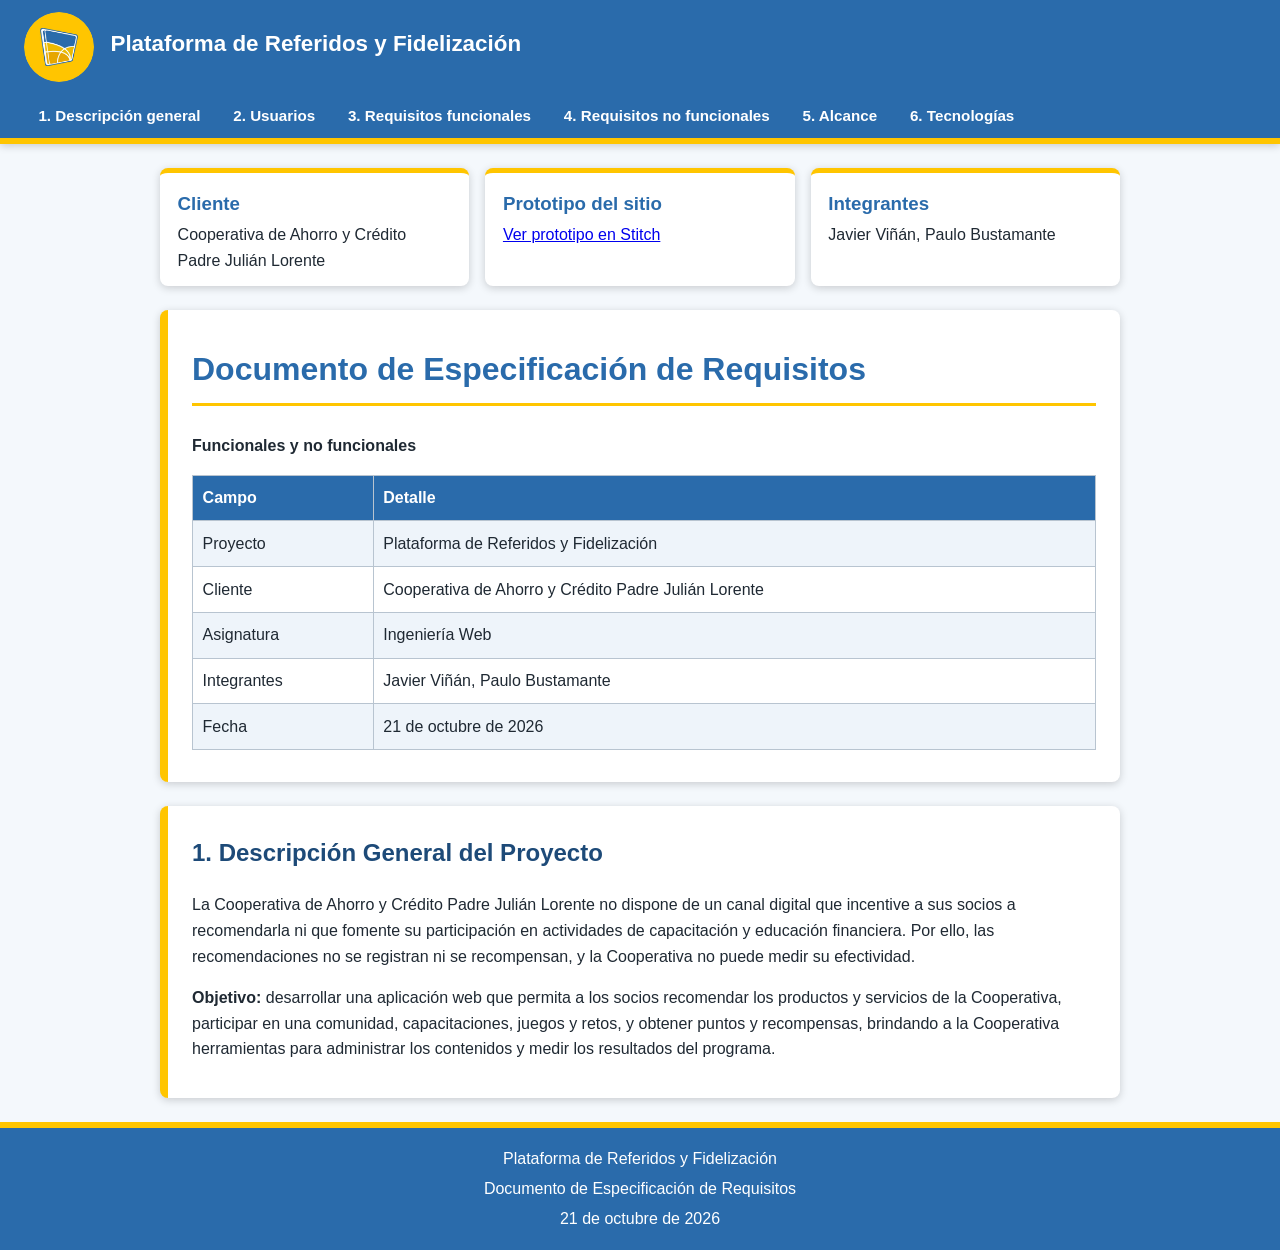
<file: index.html>
<!DOCTYPE html>
<html lang="es">
<head>
    <meta charset="UTF-8">
    <meta name="viewport" content="width=device-width, initial-scale=1.0">
    <title>1. Descripción General</title>
    <link rel="stylesheet" href="css/estilos.css">
</head>
<body>
    <header id="encabezado">
        <img src="img/logo.png" alt="Logo de la Cooperativa Padre Julián Lorente" class="logo">
        <span>Plataforma de Referidos y Fidelización</span>
        <nav>
            <ul>
                <li><a href="index.html">1. Descripción general</a></li>
                <li><a href="secundarias/usuarios.html">2. Usuarios</a></li>
                <li><a href="secundarias/requisitos-funcionales.html">3. Requisitos funcionales</a></li>
                <li><a href="secundarias/requisitos-no-funcionales.html">4. Requisitos no funcionales</a></li>
                <li><a href="secundarias/alcance.html">5. Alcance</a></li>
            <li><a href="secundarias/tecnologias.html">6. Tecnologías</a></li>
            </ul>
        </nav>
    </header>
    <div class="datos">
        <aside class="tarjeta">
            <h3>Cliente</h3>
            <p>Cooperativa de Ahorro y Crédito Padre Julián Lorente</p>
        </aside>
        <aside class="tarjeta">
            <h3>Prototipo del sitio</h3>
            <p><a href="https://stitch.withgoogle.com/projects/10870397376221548602" target="_blank" rel="noopener noreferrer">Ver prototipo en Stitch</a></p>
        </aside>
        <aside class="tarjeta">
            <h3>Integrantes</h3>
            <p>Javier Viñán, Paulo Bustamante</p>
        </aside>
    </div>
    <main>
        <article class="contenido">
            <h1>Documento de Especificación de Requisitos</h1>
            <p><strong>Funcionales y no funcionales</strong></p>
            <table class="tabla">
                <tr>
                    <th>Campo</th>
                    <th>Detalle</th>
                </tr>
                <tr>
                    <td>Proyecto</td>
                    <td>Plataforma de Referidos y Fidelización</td>
                </tr>
                <tr>
                    <td>Cliente</td>
                    <td>Cooperativa de Ahorro y Crédito Padre Julián Lorente</td>
                </tr>
                <tr>
                    <td>Asignatura</td>
                    <td>Ingeniería Web</td>
                </tr>
                <tr>
                    <td>Integrantes</td>
                    <td>Javier Viñán, Paulo Bustamante</td>
                </tr>
                <tr>
                    <td>Fecha</td>
                    <td>21 de octubre de 2026</td>
                </tr>
            </table>
        </article>
        <article class="contenido">
            <h2>1. Descripción General del Proyecto</h2>
            <p>La Cooperativa de Ahorro y Crédito Padre Julián Lorente no dispone de un canal digital que incentive a sus socios a recomendarla ni que fomente su participación en actividades de capacitación y educación financiera. Por ello, las recomendaciones no se registran ni se recompensan, y la Cooperativa no puede medir su efectividad.</p>
            <p><strong>Objetivo:</strong> desarrollar una aplicación web que permita a los socios recomendar los productos y servicios de la Cooperativa, participar en una comunidad, capacitaciones, juegos y retos, y obtener puntos y recompensas, brindando a la Cooperativa herramientas para administrar los contenidos y medir los resultados del programa.</p>
        </article>
    </main>
    <footer>
        <p>Plataforma de Referidos y Fidelización</p>
        <p>Documento de Especificación de Requisitos</p>
        <p>21 de octubre de 2026</p>
    </footer>
</body>
</html>
</file>
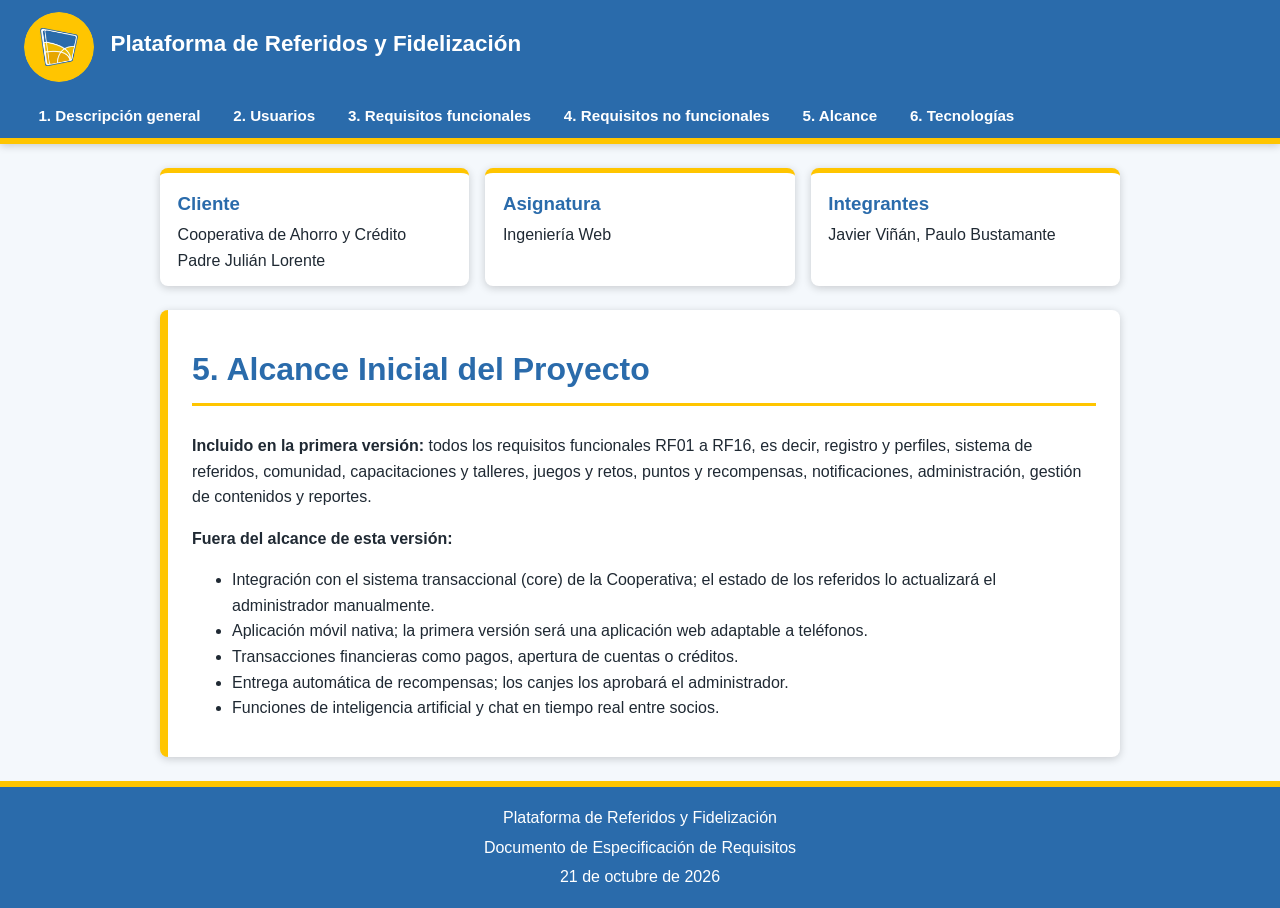
<file: secundarias/alcance.html>
<!DOCTYPE html>
<html lang="es">
<head>
    <meta charset="UTF-8">
    <meta name="viewport" content="width=device-width, initial-scale=1.0">
    <title>5. Alcance Inicial del Proyecto</title>
    <link rel="stylesheet" href="../css/estilos.css">
</head>
<body>
    <header id="encabezado">
        <img src="../img/logo.png" alt="Logo de la Cooperativa Padre Julián Lorente" class="logo">
        <span>Plataforma de Referidos y Fidelización</span>
        <nav>
            <ul>
                <li><a href="../index.html">1. Descripción general</a></li>
                <li><a href="usuarios.html">2. Usuarios</a></li>
                <li><a href="requisitos-funcionales.html">3. Requisitos funcionales</a></li>
                <li><a href="requisitos-no-funcionales.html">4. Requisitos no funcionales</a></li>
                <li><a href="alcance.html">5. Alcance</a></li>
            <li><a href="tecnologias.html">6. Tecnologías</a></li>
            </ul>
        </nav>
    </header>
    <div class="datos">
        <aside class="tarjeta">
            <h3>Cliente</h3>
            <p>Cooperativa de Ahorro y Crédito Padre Julián Lorente</p>
        </aside>
        <aside class="tarjeta">
            <h3>Asignatura</h3>
            <p>Ingeniería Web</p>
        </aside>
        <aside class="tarjeta">
            <h3>Integrantes</h3>
            <p>Javier Viñán, Paulo Bustamante</p>
        </aside>
    </div>
    <main>
        <article class="contenido">
            <h1>5. Alcance Inicial del Proyecto</h1>
            <p><strong>Incluido en la primera versión:</strong> todos los requisitos funcionales RF01 a RF16, es decir, registro y perfiles, sistema de referidos, comunidad, capacitaciones y talleres, juegos y retos, puntos y recompensas, notificaciones, administración, gestión de contenidos y reportes.</p>
            <p><strong>Fuera del alcance de esta versión:</strong></p>
            <ul>
                <li>Integración con el sistema transaccional (core) de la Cooperativa; el estado de los referidos lo actualizará el administrador manualmente.</li>
                <li>Aplicación móvil nativa; la primera versión será una aplicación web adaptable a teléfonos.</li>
                <li>Transacciones financieras como pagos, apertura de cuentas o créditos.</li>
                <li>Entrega automática de recompensas; los canjes los aprobará el administrador.</li>
                <li>Funciones de inteligencia artificial y chat en tiempo real entre socios.</li>
            </ul>
        </article>
    </main>
    <footer>
        <p>Plataforma de Referidos y Fidelización</p>
        <p>Documento de Especificación de Requisitos</p>
        <p>21 de octubre de 2026</p>
    </footer>
</body>
</html>
</file>
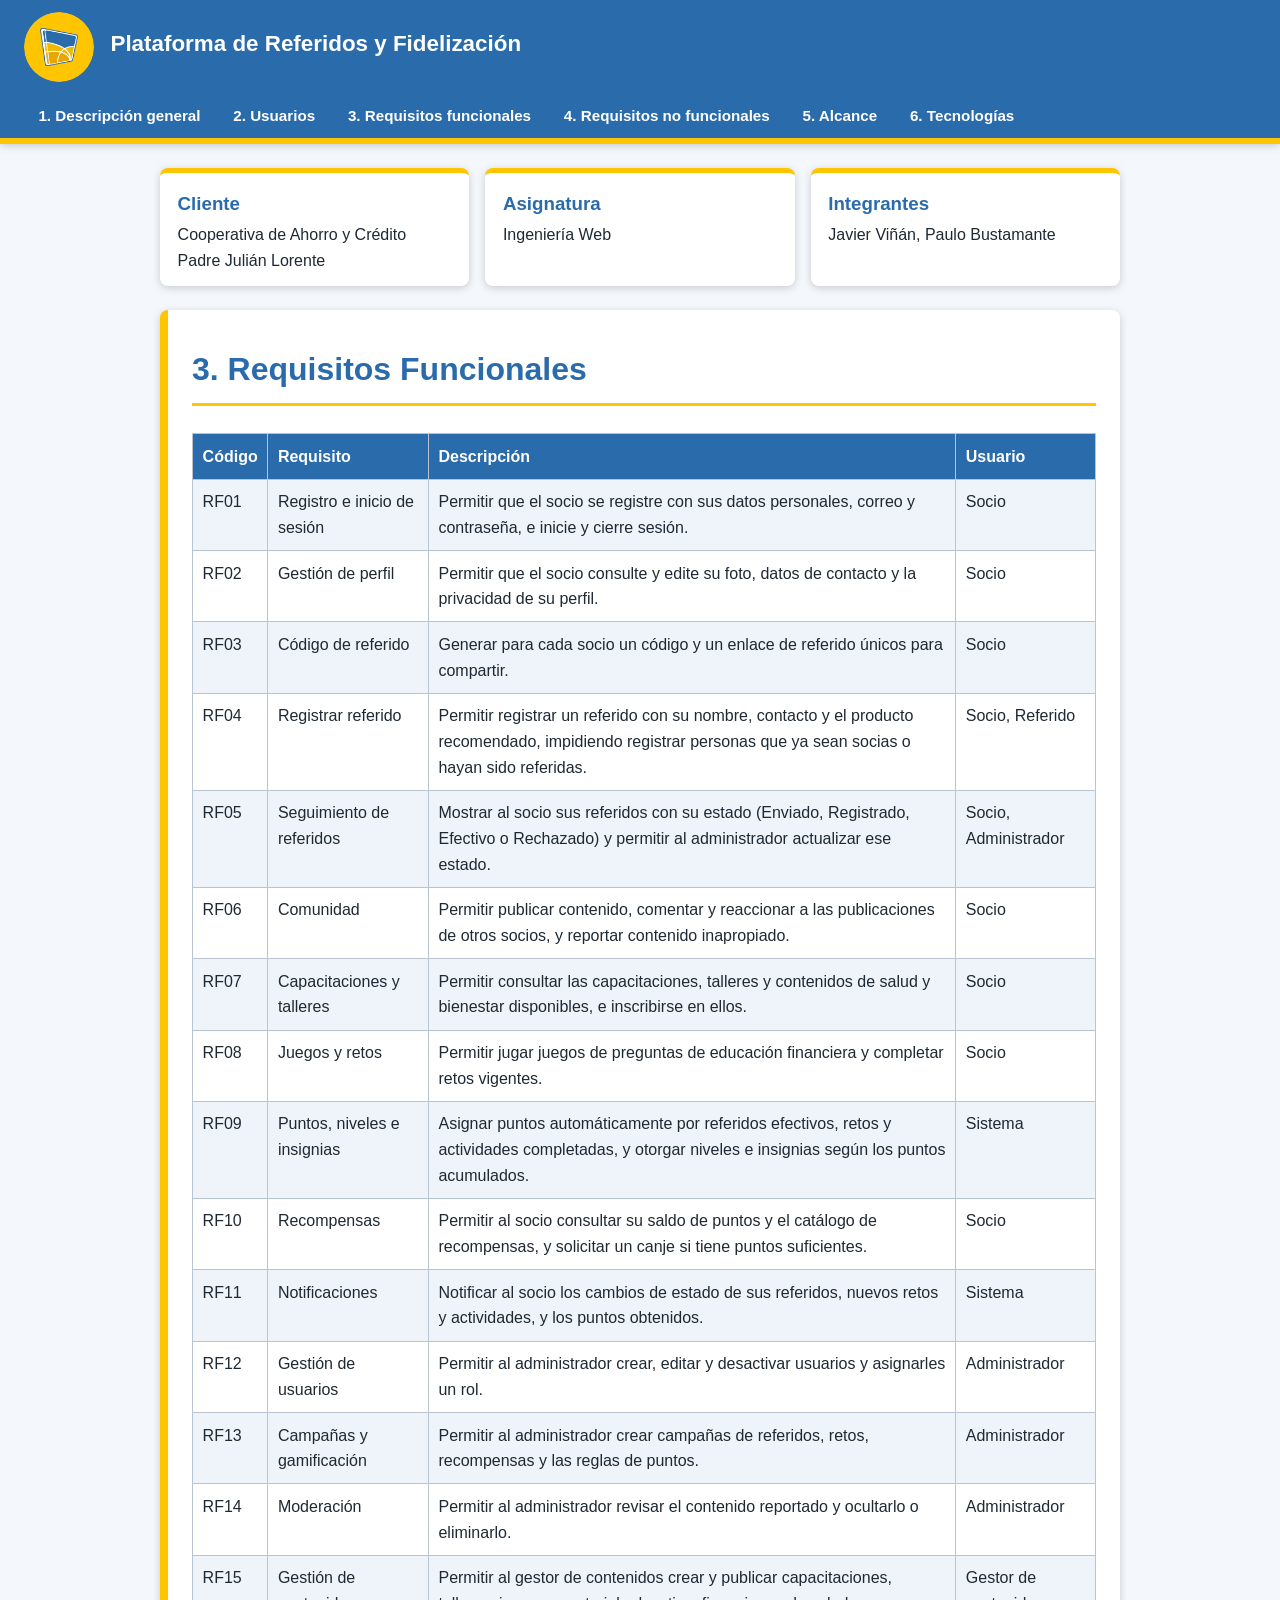
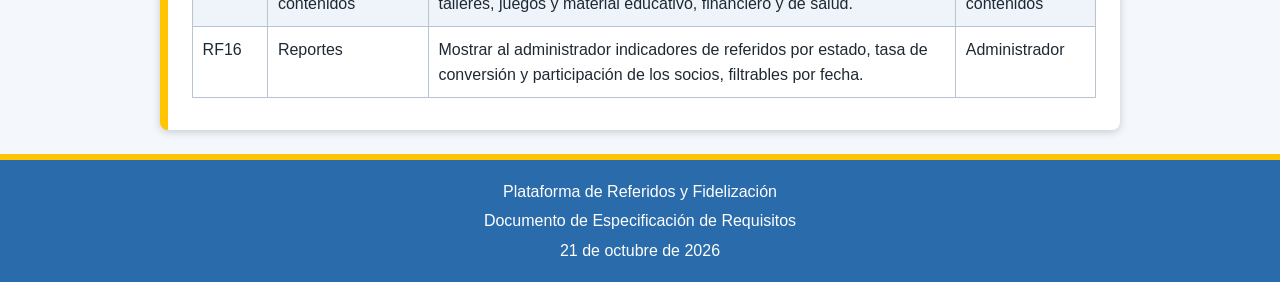
<file: secundarias/requisitos-funcionales.html>
<!DOCTYPE html>
<html lang="es">
<head>
    <meta charset="UTF-8">
    <meta name="viewport" content="width=device-width, initial-scale=1.0">
    <title>3. Requisitos Funcionales</title>
    <link rel="stylesheet" href="../css/estilos.css">
</head>
<body>
    <header id="encabezado">
        <img src="../img/logo.png" alt="Logo de la Cooperativa Padre Julián Lorente" class="logo">
        <span>Plataforma de Referidos y Fidelización</span>
        <nav>
            <ul>
                <li><a href="../index.html">1. Descripción general</a></li>
                <li><a href="usuarios.html">2. Usuarios</a></li>
                <li><a href="requisitos-funcionales.html">3. Requisitos funcionales</a></li>
                <li><a href="requisitos-no-funcionales.html">4. Requisitos no funcionales</a></li>
                <li><a href="alcance.html">5. Alcance</a></li>
            <li><a href="tecnologias.html">6. Tecnologías</a></li>
            </ul>
        </nav>
    </header>
    <div class="datos">
        <aside class="tarjeta">
            <h3>Cliente</h3>
            <p>Cooperativa de Ahorro y Crédito Padre Julián Lorente</p>
        </aside>
        <aside class="tarjeta">
            <h3>Asignatura</h3>
            <p>Ingeniería Web</p>
        </aside>
        <aside class="tarjeta">
            <h3>Integrantes</h3>
            <p>Javier Viñán, Paulo Bustamante</p>
        </aside>
    </div>
    <main>
        <article class="contenido">
            <h1>3. Requisitos Funcionales</h1>
            <table class="tabla">
                <tr>
                    <th>Código</th>
                    <th>Requisito</th>
                    <th>Descripción</th>
                    <th>Usuario</th>
                </tr>
                <tr>
                    <td>RF01</td>
                    <td>Registro e inicio de sesión</td>
                    <td>Permitir que el socio se registre con sus datos personales, correo y contraseña, e inicie y cierre sesión.</td>
                    <td>Socio</td>
                </tr>
                <tr>
                    <td>RF02</td>
                    <td>Gestión de perfil</td>
                    <td>Permitir que el socio consulte y edite su foto, datos de contacto y la privacidad de su perfil.</td>
                    <td>Socio</td>
                </tr>
                <tr>
                    <td>RF03</td>
                    <td>Código de referido</td>
                    <td>Generar para cada socio un código y un enlace de referido únicos para compartir.</td>
                    <td>Socio</td>
                </tr>
                <tr>
                    <td>RF04</td>
                    <td>Registrar referido</td>
                    <td>Permitir registrar un referido con su nombre, contacto y el producto recomendado, impidiendo registrar personas que ya sean socias o hayan sido referidas.</td>
                    <td>Socio, Referido</td>
                </tr>
                <tr>
                    <td>RF05</td>
                    <td>Seguimiento de referidos</td>
                    <td>Mostrar al socio sus referidos con su estado (Enviado, Registrado, Efectivo o Rechazado) y permitir al administrador actualizar ese estado.</td>
                    <td>Socio, Administrador</td>
                </tr>
                <tr>
                    <td>RF06</td>
                    <td>Comunidad</td>
                    <td>Permitir publicar contenido, comentar y reaccionar a las publicaciones de otros socios, y reportar contenido inapropiado.</td>
                    <td>Socio</td>
                </tr>
                <tr>
                    <td>RF07</td>
                    <td>Capacitaciones y talleres</td>
                    <td>Permitir consultar las capacitaciones, talleres y contenidos de salud y bienestar disponibles, e inscribirse en ellos.</td>
                    <td>Socio</td>
                </tr>
                <tr>
                    <td>RF08</td>
                    <td>Juegos y retos</td>
                    <td>Permitir jugar juegos de preguntas de educación financiera y completar retos vigentes.</td>
                    <td>Socio</td>
                </tr>
                <tr>
                    <td>RF09</td>
                    <td>Puntos, niveles e insignias</td>
                    <td>Asignar puntos automáticamente por referidos efectivos, retos y actividades completadas, y otorgar niveles e insignias según los puntos acumulados.</td>
                    <td>Sistema</td>
                </tr>
                <tr>
                    <td>RF10</td>
                    <td>Recompensas</td>
                    <td>Permitir al socio consultar su saldo de puntos y el catálogo de recompensas, y solicitar un canje si tiene puntos suficientes.</td>
                    <td>Socio</td>
                </tr>
                <tr>
                    <td>RF11</td>
                    <td>Notificaciones</td>
                    <td>Notificar al socio los cambios de estado de sus referidos, nuevos retos y actividades, y los puntos obtenidos.</td>
                    <td>Sistema</td>
                </tr>
                <tr>
                    <td>RF12</td>
                    <td>Gestión de usuarios</td>
                    <td>Permitir al administrador crear, editar y desactivar usuarios y asignarles un rol.</td>
                    <td>Administrador</td>
                </tr>
                <tr>
                    <td>RF13</td>
                    <td>Campañas y gamificación</td>
                    <td>Permitir al administrador crear campañas de referidos, retos, recompensas y las reglas de puntos.</td>
                    <td>Administrador</td>
                </tr>
                <tr>
                    <td>RF14</td>
                    <td>Moderación</td>
                    <td>Permitir al administrador revisar el contenido reportado y ocultarlo o eliminarlo.</td>
                    <td>Administrador</td>
                </tr>
                <tr>
                    <td>RF15</td>
                    <td>Gestión de contenidos</td>
                    <td>Permitir al gestor de contenidos crear y publicar capacitaciones, talleres, juegos y material educativo, financiero y de salud.</td>
                    <td>Gestor de contenidos</td>
                </tr>
                <tr>
                    <td>RF16</td>
                    <td>Reportes</td>
                    <td>Mostrar al administrador indicadores de referidos por estado, tasa de conversión y participación de los socios, filtrables por fecha.</td>
                    <td>Administrador</td>
                </tr>
            </table>
        </article>
    </main>
    <footer>
        <p>Plataforma de Referidos y Fidelización</p>
        <p>Documento de Especificación de Requisitos</p>
        <p>21 de octubre de 2026</p>
    </footer>
</body>
</html>
</file>
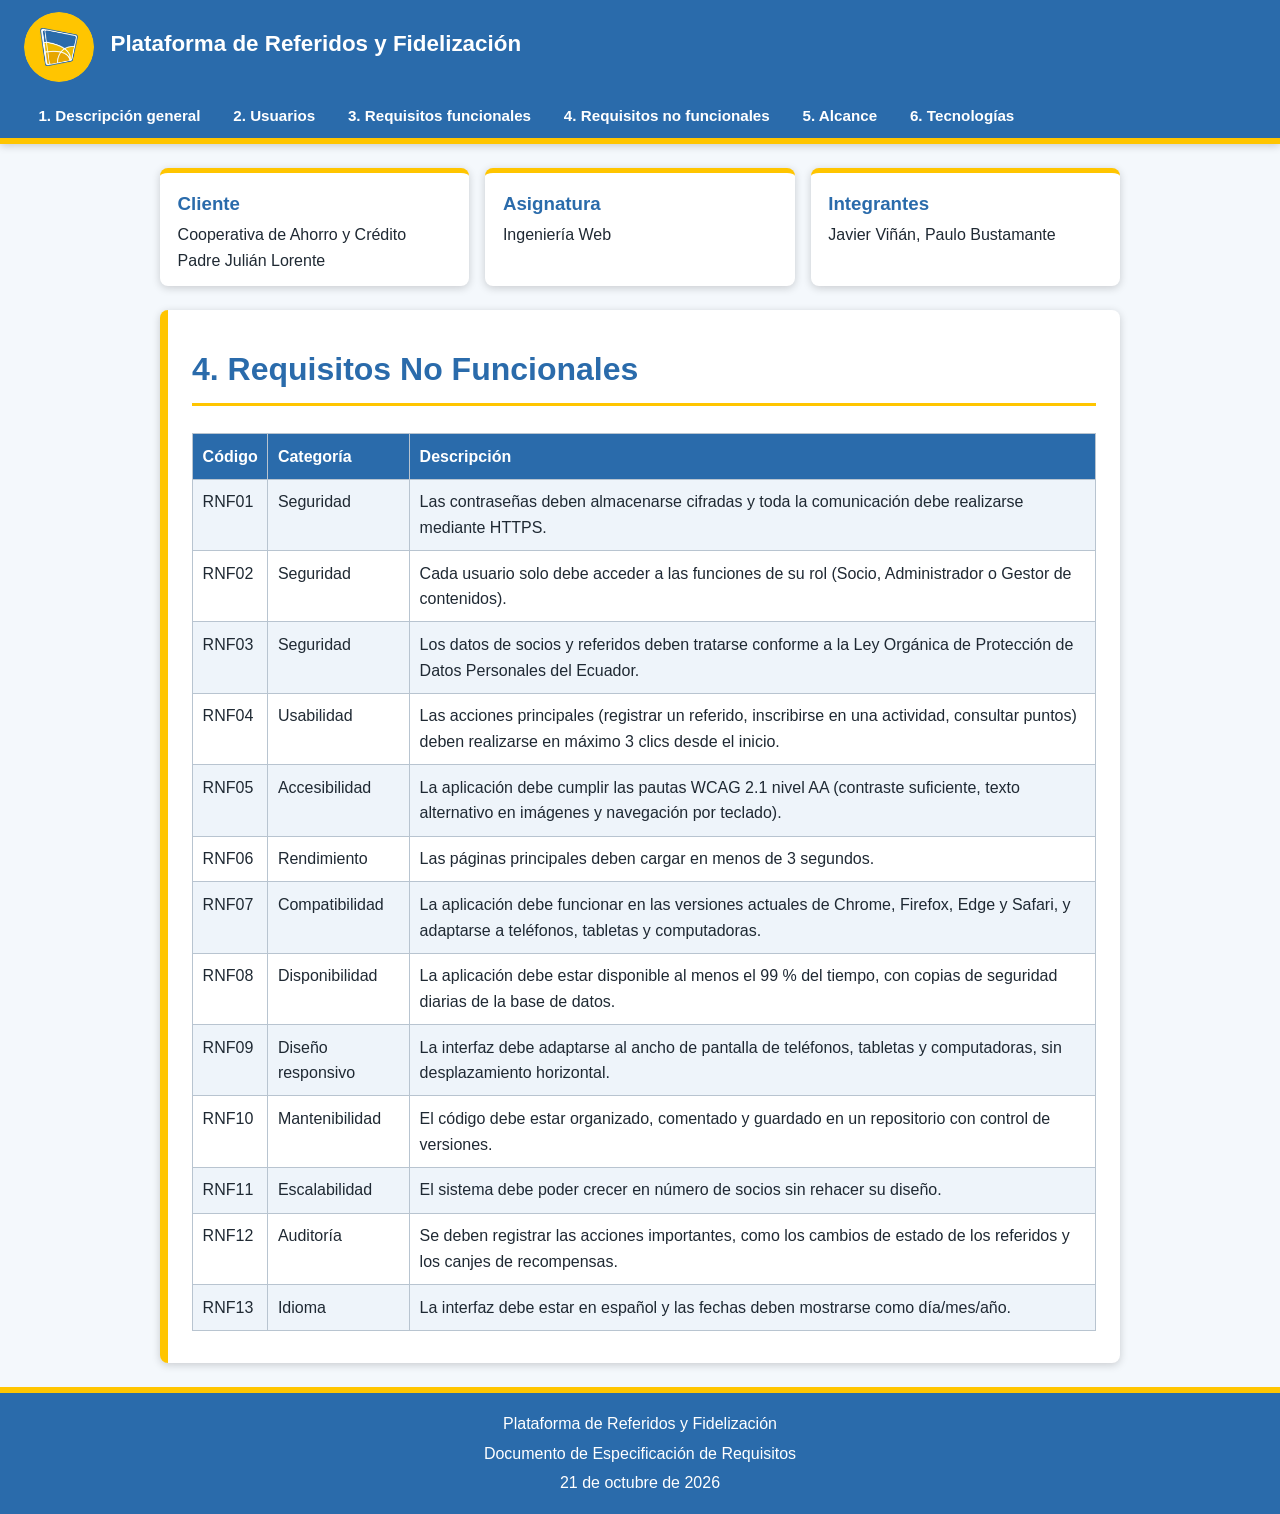
<file: secundarias/requisitos-no-funcionales.html>
<!DOCTYPE html>
<html lang="es">
<head>
    <meta charset="UTF-8">
    <meta name="viewport" content="width=device-width, initial-scale=1.0">
    <title>4. Requisitos No Funcionales</title>
    <link rel="stylesheet" href="../css/estilos.css">
</head>
<body>
    <header id="encabezado">
        <img src="../img/logo.png" alt="Logo de la Cooperativa Padre Julián Lorente" class="logo">
        <span>Plataforma de Referidos y Fidelización</span>
        <nav>
            <ul>
                <li><a href="../index.html">1. Descripción general</a></li>
                <li><a href="usuarios.html">2. Usuarios</a></li>
                <li><a href="requisitos-funcionales.html">3. Requisitos funcionales</a></li>
                <li><a href="requisitos-no-funcionales.html">4. Requisitos no funcionales</a></li>
                <li><a href="alcance.html">5. Alcance</a></li>
            <li><a href="tecnologias.html">6. Tecnologías</a></li>
            </ul>
        </nav>
    </header>
    <div class="datos">
        <aside class="tarjeta">
            <h3>Cliente</h3>
            <p>Cooperativa de Ahorro y Crédito Padre Julián Lorente</p>
        </aside>
        <aside class="tarjeta">
            <h3>Asignatura</h3>
            <p>Ingeniería Web</p>
        </aside>
        <aside class="tarjeta">
            <h3>Integrantes</h3>
            <p>Javier Viñán, Paulo Bustamante</p>
        </aside>
    </div>
    <main>
        <article class="contenido">
            <h1>4. Requisitos No Funcionales</h1>
            <table class="tabla">
                <tr>
                    <th>Código</th>
                    <th>Categoría</th>
                    <th>Descripción</th>
                </tr>
                <tr>
                    <td>RNF01</td>
                    <td>Seguridad</td>
                    <td>Las contraseñas deben almacenarse cifradas y toda la comunicación debe realizarse mediante HTTPS.</td>
                </tr>
                <tr>
                    <td>RNF02</td>
                    <td>Seguridad</td>
                    <td>Cada usuario solo debe acceder a las funciones de su rol (Socio, Administrador o Gestor de contenidos).</td>
                </tr>
                <tr>
                    <td>RNF03</td>
                    <td>Seguridad</td>
                    <td>Los datos de socios y referidos deben tratarse conforme a la Ley Orgánica de Protección de Datos Personales del Ecuador.</td>
                </tr>
                <tr>
                    <td>RNF04</td>
                    <td>Usabilidad</td>
                    <td>Las acciones principales (registrar un referido, inscribirse en una actividad, consultar puntos) deben realizarse en máximo 3 clics desde el inicio.</td>
                </tr>
                <tr>
                    <td>RNF05</td>
                    <td>Accesibilidad</td>
                    <td>La aplicación debe cumplir las pautas WCAG 2.1 nivel AA (contraste suficiente, texto alternativo en imágenes y navegación por teclado).</td>
                </tr>
                <tr>
                    <td>RNF06</td>
                    <td>Rendimiento</td>
                    <td>Las páginas principales deben cargar en menos de 3 segundos.</td>
                </tr>
                <tr>
                    <td>RNF07</td>
                    <td>Compatibilidad</td>
                    <td>La aplicación debe funcionar en las versiones actuales de Chrome, Firefox, Edge y Safari, y adaptarse a teléfonos, tabletas y computadoras.</td>
                </tr>
                <tr>
                    <td>RNF08</td>
                    <td>Disponibilidad</td>
                    <td>La aplicación debe estar disponible al menos el 99 % del tiempo, con copias de seguridad diarias de la base de datos.</td>
                </tr>
                <tr>
                    <td>RNF09</td>
                    <td>Diseño responsivo</td>
                    <td>La interfaz debe adaptarse al ancho de pantalla de teléfonos, tabletas y computadoras, sin desplazamiento horizontal.</td>
                </tr>
                <tr>
                    <td>RNF10</td>
                    <td>Mantenibilidad</td>
                    <td>El código debe estar organizado, comentado y guardado en un repositorio con control de versiones.</td>
                </tr>
                <tr>
                    <td>RNF11</td>
                    <td>Escalabilidad</td>
                    <td>El sistema debe poder crecer en número de socios sin rehacer su diseño.</td>
                </tr>
                <tr>
                    <td>RNF12</td>
                    <td>Auditoría</td>
                    <td>Se deben registrar las acciones importantes, como los cambios de estado de los referidos y los canjes de recompensas.</td>
                </tr>
                <tr>
                    <td>RNF13</td>
                    <td>Idioma</td>
                    <td>La interfaz debe estar en español y las fechas deben mostrarse como día/mes/año.</td>
                </tr>
            </table>
        </article>
    </main>
    <footer>
        <p>Plataforma de Referidos y Fidelización</p>
        <p>Documento de Especificación de Requisitos</p>
        <p>21 de octubre de 2026</p>
    </footer>
</body>
</html>
</file>
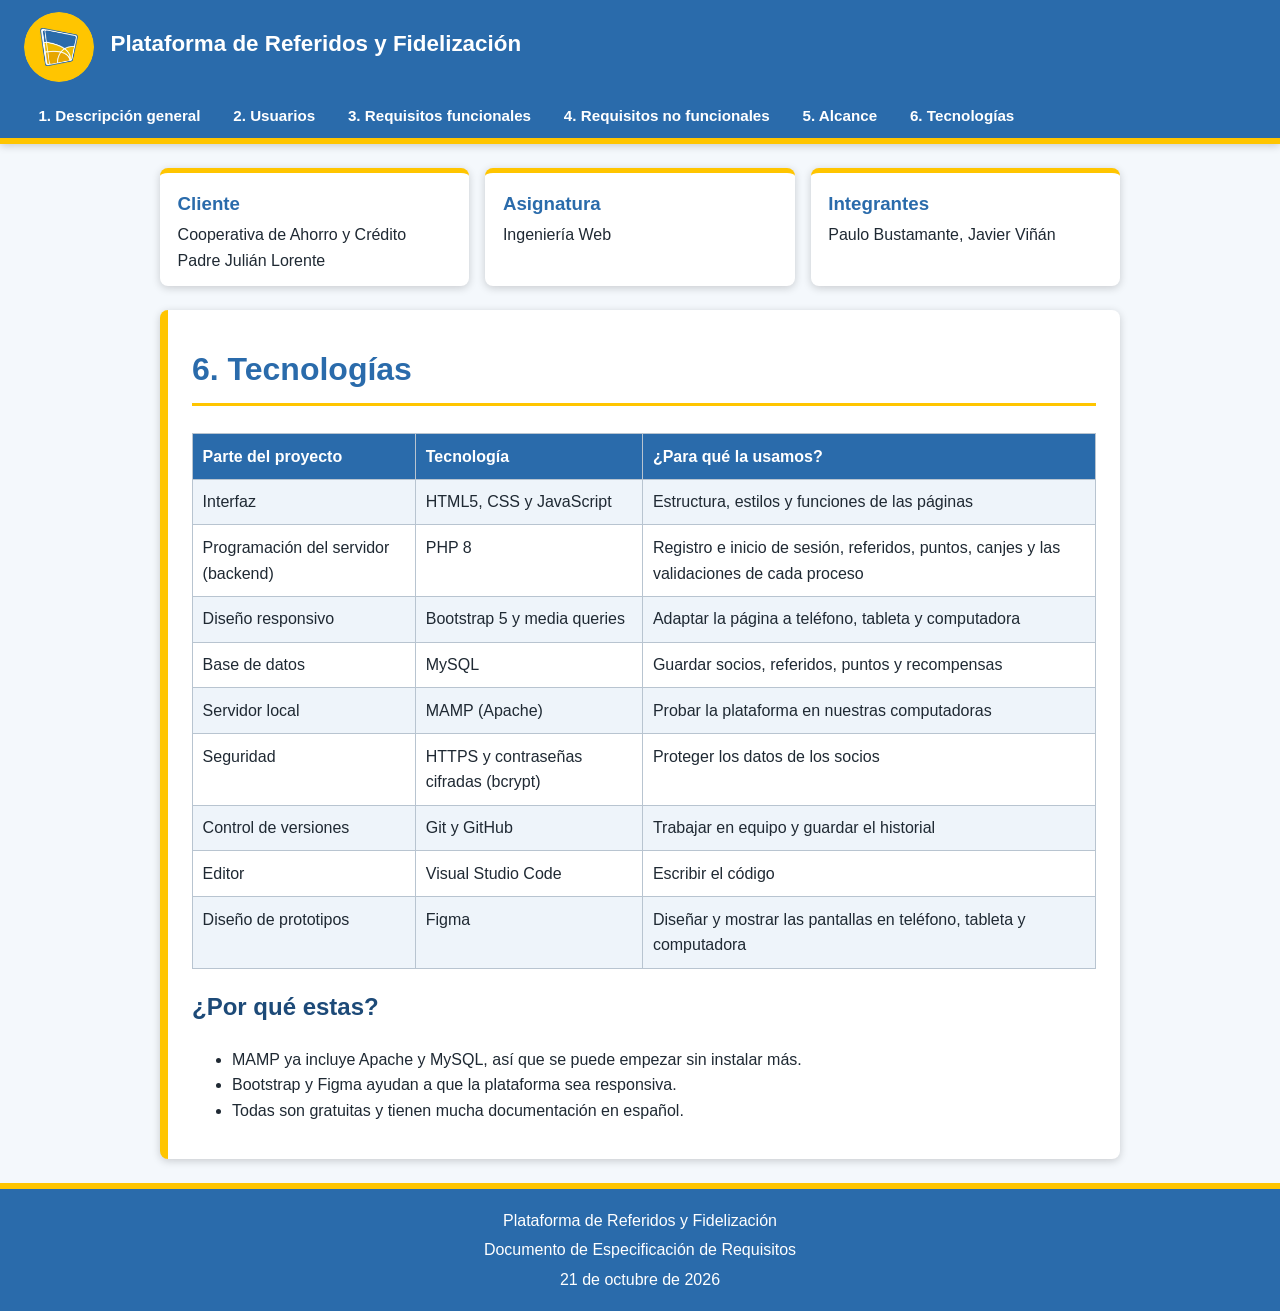
<file: secundarias/tecnologias.html>
<!DOCTYPE html>
<html lang="es">
<head>
    <meta charset="UTF-8">
    <meta name="viewport" content="width=device-width, initial-scale=1.0">
    <title>6. Tecnologías</title>
    <link rel="stylesheet" href="../css/estilos.css">
</head>
<body>
    <header id="encabezado">
        <img src="../img/logo.png" alt="Logo de la Cooperativa Padre Julián Lorente" class="logo">
        <span>Plataforma de Referidos y Fidelización</span>
        <nav>
            <ul>
                <li><a href="../index.html">1. Descripción general</a></li>
                <li><a href="usuarios.html">2. Usuarios</a></li>
                <li><a href="requisitos-funcionales.html">3. Requisitos funcionales</a></li>
                <li><a href="requisitos-no-funcionales.html">4. Requisitos no funcionales</a></li>
                <li><a href="alcance.html">5. Alcance</a></li>
            <li><a href="tecnologias.html">6. Tecnologías</a></li>
            </ul>
        </nav>
    </header>
    <div class="datos">
        <aside class="tarjeta">
            <h3>Cliente</h3>
            <p>Cooperativa de Ahorro y Crédito Padre Julián Lorente</p>
        </aside>
        <aside class="tarjeta">
            <h3>Asignatura</h3>
            <p>Ingeniería Web</p>
        </aside>
        <aside class="tarjeta">
            <h3>Integrantes</h3>
            <p>Paulo Bustamante, Javier Viñán</p>
        </aside>
    </div>
    <main>
        <article class="contenido">
            <h1>6. Tecnologías</h1>
            <table class="tabla">
                <tr>
                    <th>Parte del proyecto</th>
                    <th>Tecnología</th>
                    <th>¿Para qué la usamos?</th>
                </tr>
                <tr>
                    <td>Interfaz</td>
                    <td>HTML5, CSS y JavaScript</td>
                    <td>Estructura, estilos y funciones de las páginas</td>
                </tr>               
                <tr>
                    <td>Programación del servidor (backend)</td>
                    <td>PHP 8</td>
                    <td>Registro e inicio de sesión, referidos, puntos, canjes y las validaciones de cada proceso</td>
                </tr>
                <tr>
                    <td>Diseño responsivo</td>
                    <td>Bootstrap 5 y media queries</td>
                    <td>Adaptar la página a teléfono, tableta y computadora</td>
                </tr>
                <tr>
                    <td>Base de datos</td>
                    <td>MySQL</td>
                    <td>Guardar socios, referidos, puntos y recompensas</td>
                </tr>
                <tr>
                    <td>Servidor local</td>
                    <td>MAMP (Apache)</td>
                    <td>Probar la plataforma en nuestras computadoras</td>
                </tr>
                <tr>
                    <td>Seguridad</td>
                    <td>HTTPS y contraseñas cifradas (bcrypt)</td>
                    <td>Proteger los datos de los socios</td>
                </tr>
                <tr>
                    <td>Control de versiones</td>
                    <td>Git y GitHub</td>
                    <td>Trabajar en equipo y guardar el historial</td>
                </tr>
                <tr>
                    <td>Editor</td>
                    <td>Visual Studio Code</td>
                    <td>Escribir el código</td>
                </tr>
                <tr>
                    <td>Diseño de prototipos</td>
                    <td>Figma</td>
                    <td>Diseñar y mostrar las pantallas en teléfono, tableta y computadora</td>
                </tr>
            </table>
            <h2>¿Por qué estas?</h2>
            <ul>
                <li>MAMP ya incluye Apache y MySQL, así que se puede empezar sin instalar más.</li>
                <li>Bootstrap y Figma ayudan a que la plataforma sea responsiva.</li>
                <li>Todas son gratuitas y tienen mucha documentación en español.</li>
            </ul>
        </article>
    </main>
    <footer>
        <p>Plataforma de Referidos y Fidelización</p>
        <p>Documento de Especificación de Requisitos</p>
        <p>21 de octubre de 2026</p>
    </footer>
</body>
</html>
</file>
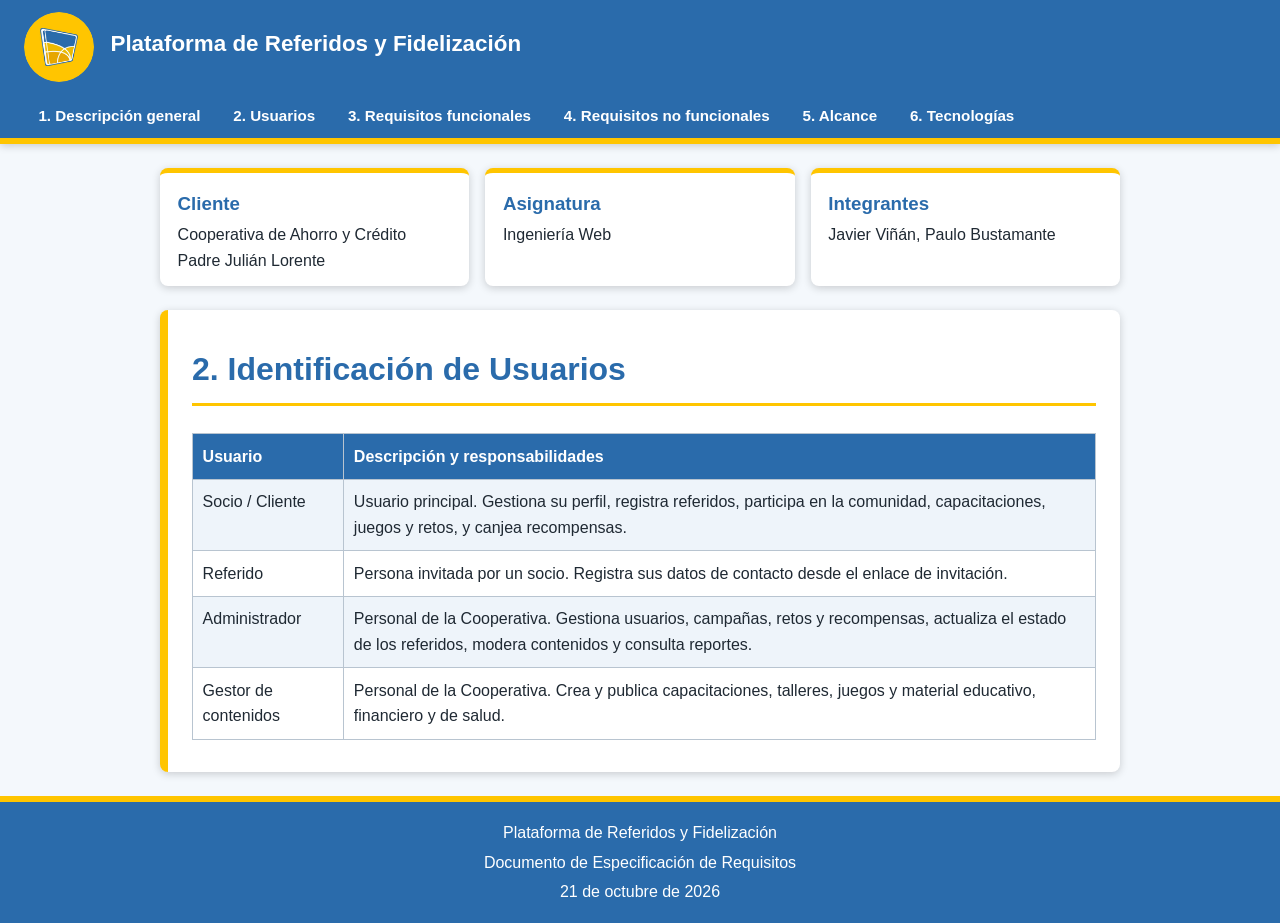
<file: secundarias/usuarios.html>
<!DOCTYPE html>
<html lang="es">
<head>
    <meta charset="UTF-8">
    <meta name="viewport" content="width=device-width, initial-scale=1.0">
    <title>2. Identificación de Usuarios</title>
    <link rel="stylesheet" href="../css/estilos.css">
</head>
<body>
    <header id="encabezado">
        <img src="../img/logo.png" alt="Logo de la Cooperativa Padre Julián Lorente" class="logo">
        <span>Plataforma de Referidos y Fidelización</span>
        <nav>
            <ul>
                <li><a href="../index.html">1. Descripción general</a></li>
                <li><a href="usuarios.html">2. Usuarios</a></li>
                <li><a href="requisitos-funcionales.html">3. Requisitos funcionales</a></li>
                <li><a href="requisitos-no-funcionales.html">4. Requisitos no funcionales</a></li>
                <li><a href="alcance.html">5. Alcance</a></li>
            <li><a href="tecnologias.html">6. Tecnologías</a></li>
            </ul>
        </nav>
    </header>
    <div class="datos">
        <aside class="tarjeta">
            <h3>Cliente</h3>
            <p>Cooperativa de Ahorro y Crédito Padre Julián Lorente</p>
        </aside>
        <aside class="tarjeta">
            <h3>Asignatura</h3>
            <p>Ingeniería Web</p>
        </aside>
        <aside class="tarjeta">
            <h3>Integrantes</h3>
            <p>Javier Viñán, Paulo Bustamante</p>
        </aside>
    </div>
    <main>
        <article class="contenido">
            <h1>2. Identificación de Usuarios</h1>
            <table class="tabla">
                <tr>
                    <th>Usuario</th>
                    <th>Descripción y responsabilidades</th>
                </tr>
                <tr>
                    <td>Socio / Cliente</td>
                    <td>Usuario principal. Gestiona su perfil, registra referidos, participa en la comunidad, capacitaciones, juegos y retos, y canjea recompensas.</td>
                </tr>
                <tr>
                    <td>Referido</td>
                    <td>Persona invitada por un socio. Registra sus datos de contacto desde el enlace de invitación.</td>
                </tr>
                <tr>
                    <td>Administrador</td>
                    <td>Personal de la Cooperativa. Gestiona usuarios, campañas, retos y recompensas, actualiza el estado de los referidos, modera contenidos y consulta reportes.</td>
                </tr>
                <tr>
                    <td>Gestor de contenidos</td>
                    <td>Personal de la Cooperativa. Crea y publica capacitaciones, talleres, juegos y material educativo, financiero y de salud.</td>
                </tr>
            </table>
        </article>
    </main>
    <footer>
        <p>Plataforma de Referidos y Fidelización</p>
        <p>Documento de Especificación de Requisitos</p>
        <p>21 de octubre de 2026</p>
    </footer>
</body>
</html>
</file>
<file: css/estilos.css>
/* Estilos de la Plataforma de Referidos y Fidelización
   Taller HTML - CSS | Ingeniería Web */

/* ===== 1. Variables CSS: colores tomados del logo de la Cooperativa ===== */
:root {
  --azul: #2a6bab;
  --azul-oscuro: #1d4a78;
  --amarillo: #ffc500;
  --fondo: #f4f8fc;
  --texto: #1f2933;
  --sombra: 0 2px 8px rgba(0, 0, 0, 0.18);
}

/* ===== 2. Estilos generales (selectores de etiqueta) ===== */
/* Modelo de caja: el padding y el borde se incluyen dentro del ancho */
* {
  box-sizing: border-box;
}

/* Lo que se define en body lo heredan los demás elementos (herencia) */
body {
  margin: 0;
  font-family: Arial, Helvetica, sans-serif;
  font-size: 1rem;
  line-height: 1.6;
  background-color: var(--fondo);
  color: var(--texto);
}

h1 {
  color: var(--azul);
  font-size: 2rem;
  border-bottom: 3px solid var(--amarillo);
  padding-bottom: 0.5rem;
}

h2,
h3 {
  color: var(--azul-oscuro);
}

/* ===== 3. Encabezado (selector de ID y selector de clase) ===== */
#encabezado {
  background-color: var(--azul);
  color: white;
  padding: 0.75rem 1.5rem 0 1.5rem;
  border-bottom: 6px solid var(--amarillo);
  box-shadow: var(--sombra);
}

.logo {
  width: 70px;
  height: 70px;
  border-radius: 50%;
  vertical-align: middle;
}

#encabezado span {
  font-size: 1.4rem;
  font-weight: bold;
  margin-left: 0.75rem;
}

/* ===== 4. Menú de navegación ===== */
nav ul {
  list-style: none;
  margin: 0.75rem 0 0 0;
  padding: 0;
  display: flex;
  flex-wrap: wrap;
  gap: 0.25rem;
}

nav a {
  display: block;
  padding: 0.6rem 0.9rem;
  color: white;
  text-decoration: none;
  font-weight: bold;
  font-size: 0.95rem;
  border-radius: 6px 6px 0 0;
  transition: background-color 0.2s;
}

nav a:hover {
  background-color: var(--amarillo);
  color: var(--azul-oscuro);
}

/* ===== 5. Datos del proyecto (clase .tarjeta) ===== */
.datos {
  max-width: 1000px;
  margin: 1.5rem auto 0 auto;
  padding: 0 1.25rem;
  display: flex;
  flex-wrap: wrap;
  gap: 1rem;
}

.tarjeta {
  flex: 1 1 220px;
  background-color: white;
  border-top: 5px solid var(--amarillo);
  border-radius: 8px;
  padding: 0.25rem 1.1rem 0.75rem 1.1rem;
  box-shadow: var(--sombra);
}

.tarjeta h3 {
  color: var(--azul);
  margin: 0.75rem 0 0.25rem 0;
}

.tarjeta p {
  margin: 0;
}

/* ===== 6. Contenido principal (clase .contenido) ===== */
main {
  max-width: 1000px;
  margin: 1.5rem auto;
  padding: 0 1.25rem;
}

.contenido {
  background-color: white;
  border-left: 8px solid var(--amarillo);
  border-radius: 8px;
  padding: 0.5rem 1.5rem 1.25rem 1.5rem;
  margin-bottom: 1.5rem;
  box-shadow: var(--sombra);
  overflow-x: auto;
}

/* ===== 7. Tablas (clase .tabla) ===== */
.tabla {
  width: 100%;
  border-collapse: collapse;
  margin: 0.75rem 0;
}

.tabla th {
  background-color: var(--azul);
  color: white;
  text-align: left;
}

.tabla th,
.tabla td {
  border: 1px solid #b8c4d0;
  padding: 0.6rem;
  vertical-align: top;
  overflow-wrap: break-word;
}

.tabla tr:nth-child(even) td {
  background-color: #eef4fa;
}

/* ===== 8. Pie de página ===== */
footer {
  background-color: var(--azul);
  color: white;
  text-align: center;
  padding: 0.9rem 1.25rem;
  border-top: 6px solid var(--amarillo);
}

footer p {
  margin: 0.25rem 0;
}

/* ===== 9. Diseño responsivo ===== */
/* Tabletas */
@media (max-width: 800px) {
  #encabezado {
    padding: 0.75rem 1rem 0 1rem;
  }

  .contenido {
    padding: 0.25rem 1rem 1rem 1rem;
  }
}

/* Teléfonos */
@media (max-width: 600px) {
  #encabezado span {
    display: block;
    margin: 0.5rem 0 0 0;
    font-size: 1.1rem;
  }

  nav ul {
    flex-direction: column;
    gap: 0;
    margin-top: 0.5rem;
  }

  nav a {
    border-radius: 0;
    border-top: 1px solid rgba(255, 255, 255, 0.25);
  }

  h1 {
    font-size: 1.5rem;
  }

  .tabla th,
  .tabla td {
    font-size: 0.875rem;
    padding: 0.4rem;
  }
}
</file>
